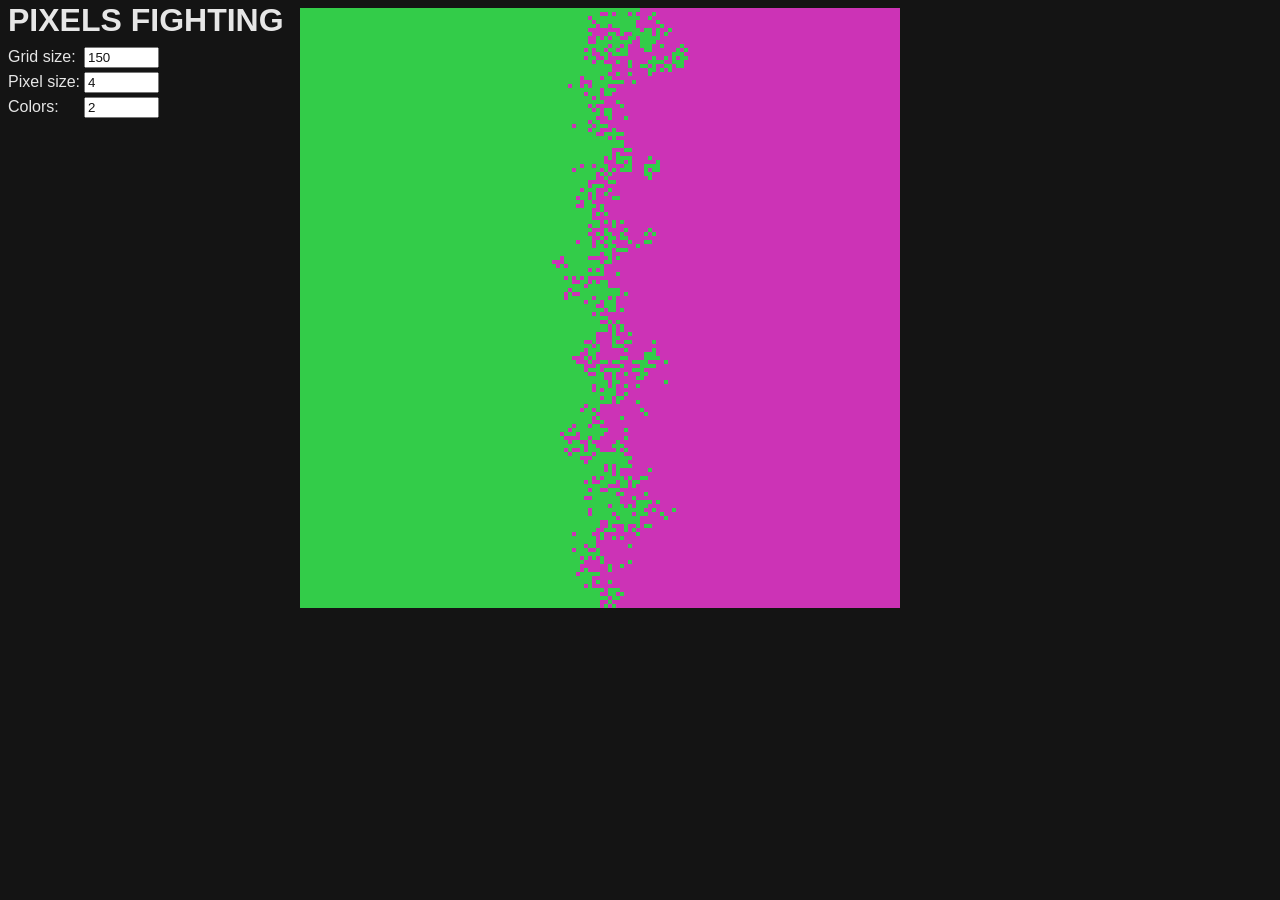
<file: index.html>
<!DOCTYPE html>
<html lang="en">

<head>
    <meta charset="UTF-8">
    <meta name="viewport" content="width=device-width, initial-scale=1.0">
    <title>PIXELS FIGHTING</title>
    <link rel="stylesheet" href="index.css">
    <script src="index.js"></script>
</head>

<body onload="init()" class="vsc-initialized">
    <div class="controls-container">
        <div class="title-container">
            <span class="title-text">PIXELS FIGHTING</span>
        </div>
        <div class="controls-grid">
            <label for="size-input">Grid size:</label>
            <input type="number" id="size-input" value="150" min="1" step="1" onchange="init()">

            <label for="step-input">Pixel size:</label>
            <input type="number" id="step-input" value="4" min="1" step="1" onchange="init()">

            <label for="colorCount-input">Colors:</label>
            <input type="number" id="colorCount-input" value="2" min="2" step="1" max="360" onchange="init()">
        </div>
    </div>
    <canvas id="canvas"></canvas>
</body>

</html>
</file>
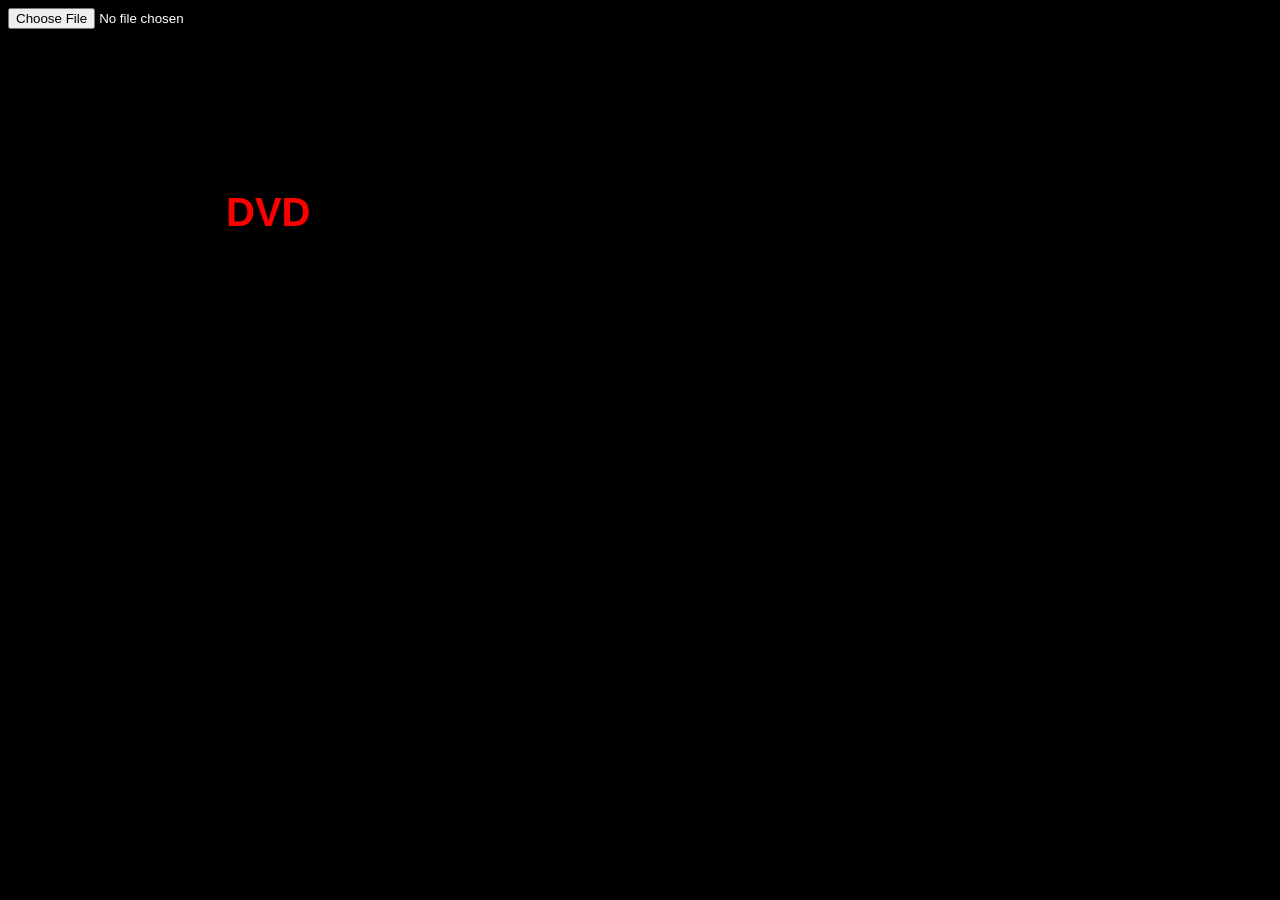
<file: dvd/index.html>
<!DOCTYPE html>
<html lang="en">

<head>
    <meta charset="UTF-8">
    <meta name="viewport" content="width=device-width, initial-scale=1.0">
    <title>DVD Screensaver</title>
    <link rel="stylesheet" href="dvd.css">
    <script src="dvd.js"></script>
</head>

<body onload="init()">
    <input type="file" id="image-input" accept="image/*" onchange="loadImage(event)" style="color: white;">
    <canvas id="canvas"></canvas>
</body>

</html>
</file>
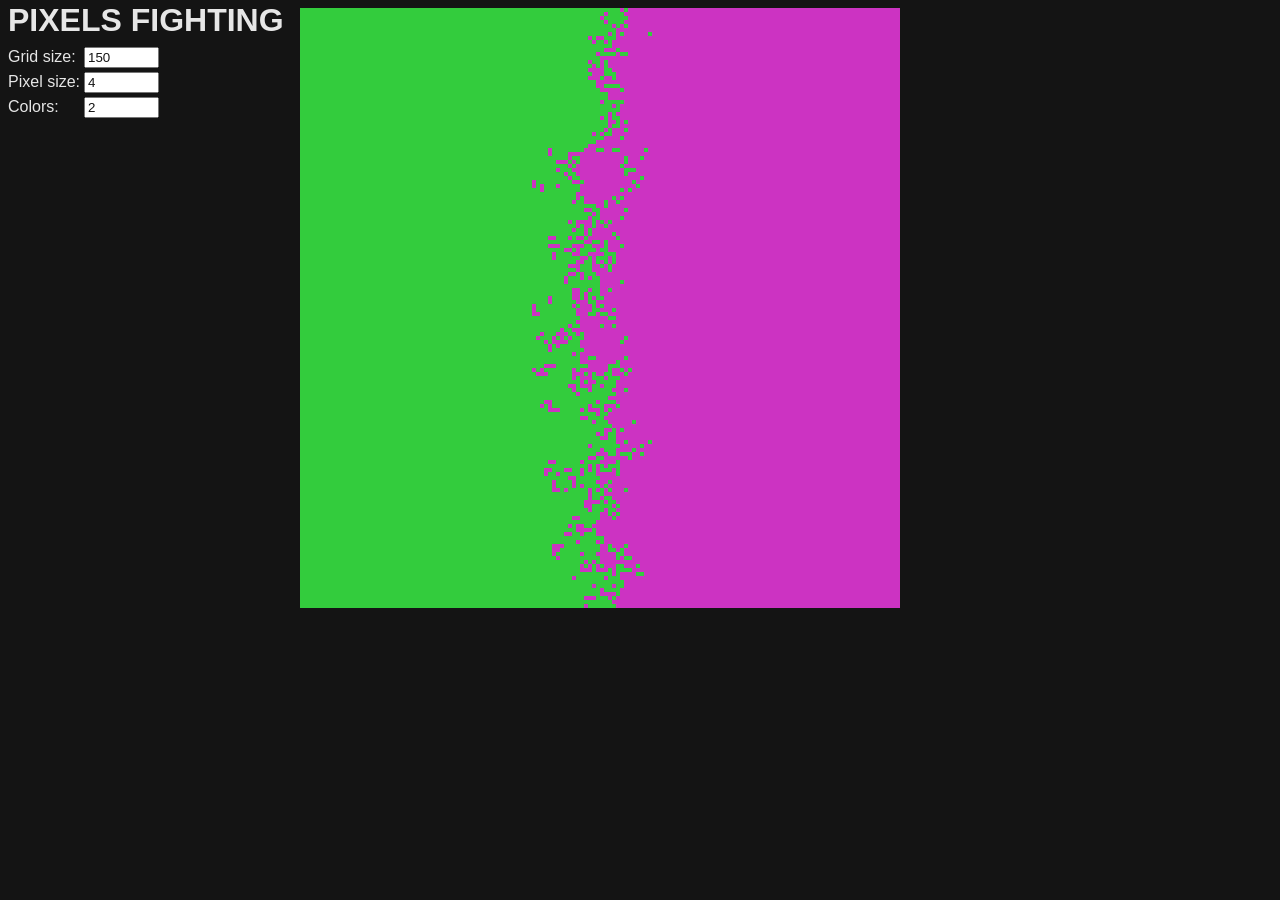
<file: test/index.html>
<!DOCTYPE html>
<html lang="en">

<head>
    <meta charset="UTF-8">
    <meta name="viewport" content="width=device-width, initial-scale=1.0">
    <title>PIXELS FIGHTING</title>
    <link rel="stylesheet" href="homeStyles.css">
    <script src="homeScript.js"></script>
</head>

<body onload="init()" class="vsc-initialized">
    <div class="controls-container">
        <div class="title-container">
            <span class="title-text">PIXELS FIGHTING</span>
        </div>
        <div class="controls-grid">
            <label for="size-input">Grid size:</label>
            <input type="number" id="size-input" value="150" min="1" step="1" onchange="init()">

            <label for="step-input">Pixel size:</label>
            <input type="number" id="step-input" value="4" min="1" step="1" onchange="init()">

            <label for="colorCount-input">Colors:</label>
            <input type="number" id="colorCount-input" value="2" min="2" step="1" max="360" onchange="init()">
        </div>
    </div>
    <canvas id="canvas"></canvas>
</body>

</html>
</file>
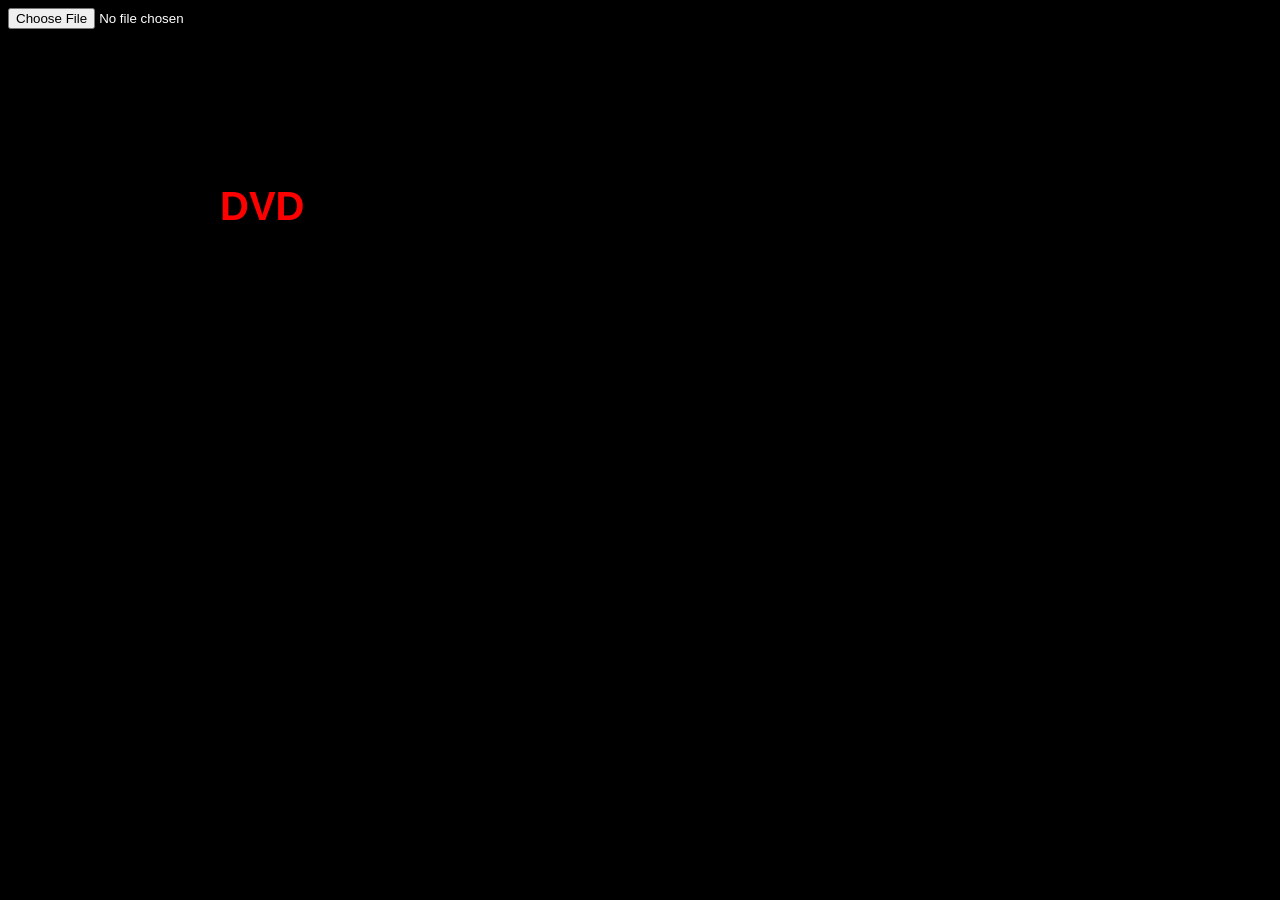
<file: test/dvd/index.html>
<!DOCTYPE html>
<html lang="en">

<head>
    <meta charset="UTF-8">
    <meta name="viewport" content="width=device-width, initial-scale=1.0">
    <title>DVD Screensaver</title>
    <link rel="stylesheet" href="dvdStyles.css">
    <script src="dvdScript.js"></script>
</head>

<body onload="init()">
    <input type="file" id="image-input" accept="image/*" onchange="loadImage(event)" style="color: white;">
    <canvas id="canvas"></canvas>
</body>

</html>
</file>
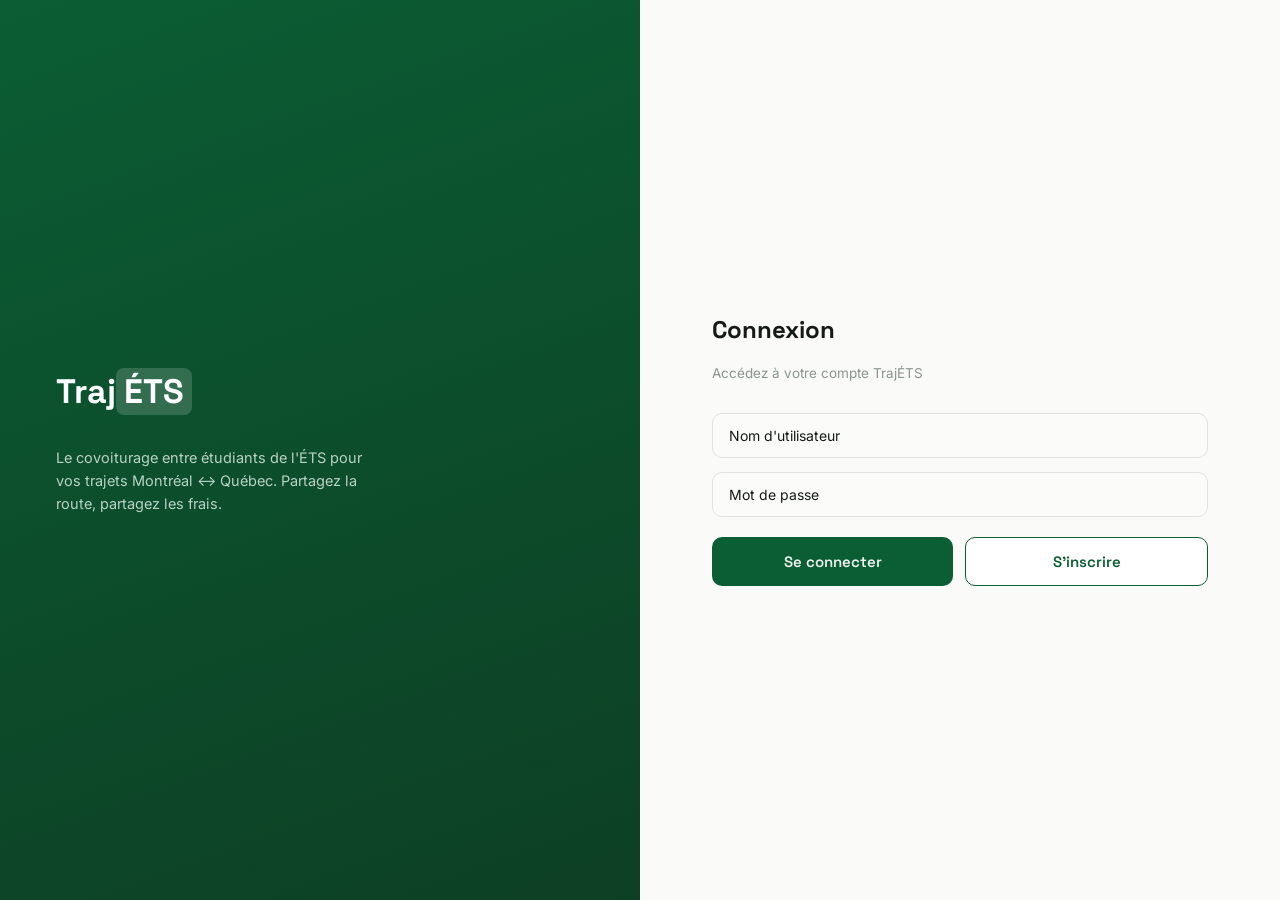
<file: trajets_prototype_web.html>
<!DOCTYPE html>
<html lang="fr">
<head>
<meta charset="UTF-8">
<meta name="viewport" content="width=device-width, initial-scale=1.0">
<title>TrajÉTS — Prototype</title>
<link rel="preconnect" href="https://fonts.googleapis.com">
<link href="https://fonts.googleapis.com/css2?family=Space+Grotesk:wght@500;600;700&family=Inter:wght@400;500;600;700&display=swap" rel="stylesheet">
<style>
  :root{
    --green-deep:#0b5d34;
    --green:#12793f;
    --green-soft:#dcefdf;
    --web-side-width:360px;
    --ink:#161a17;
    --ink-soft:#4d564e;
    --muted:#8b948b;
    --paper:#ffffff;
    --map-bg:#eceee9;
    --map-line:#cfd3c9;
    --map-line-strong:#b7bcb0;
    --danger:#c1382b;
    --star:#1a1d1a;
    --radius-lg:26px;
    --radius-md:16px;
    --radius-sm:10px;
    --shadow-card: 0 12px 30px -12px rgba(11,30,18,0.28), 0 2px 6px rgba(11,30,18,0.10);
  }
  *{box-sizing:border-box;}
  html,body{margin:0;padding:0;}
  body{
    font-family:'Inter',sans-serif;
    background: radial-gradient(circle at 20% 10%, #f3f5f1 0%, #e3e6df 60%, #d7dbd2 100%);
    min-height:100vh;
    color:var(--ink);
    padding-bottom:0;
  }

  /* ================= TOP TOOLBAR ================= */
  .toolbar{
    display:none;
  }
  .toolbar-title{
    font-family:'Space Grotesk',sans-serif;
    font-weight:700; font-size:16px;
    display:flex; align-items:center; gap:8px;
  }
  .toolbar-title .dot{width:8px;height:8px;border-radius:50%; background:var(--green-deep);}
  .view-switch{
    display:none;
  }
  .view-switch button{
    border:none; background:none; cursor:pointer;
    font-family:'Space Grotesk',sans-serif; font-weight:600; font-size:13.5px;
    padding:9px 20px; border-radius:999px; color:var(--ink-soft);
    display:flex; align-items:center; gap:7px;
    transition:background .15s ease, color .15s ease;
  }
  .view-switch button svg{width:15px;height:15px; stroke:currentColor; fill:none; stroke-width:2;}
  .view-switch button.active{background:var(--green-deep); color:#eef4ef;}

  .stage{
    display:flex; justify-content:center; padding:0;
    min-height:calc(100vh - 65px);
  }

  /* ================= MOBILE VIEW ================= */
  #view-mobile{display:none !important;}
  .phone,
  .notch,
  .screen{ display:none !important; }

  /* fake map background */
  .map-layer{ position:absolute; inset:0; background:var(--map-bg); overflow:hidden; }
  .map-layer svg{ position:absolute; inset:0; width:100%; height:100%; }
  .map-tag{ position:absolute; font-family:'Inter',sans-serif; font-size:11px; color:#8d938a; }
  .map-tag.strong{ font-weight:700; font-size:15px; color:#767c72; font-family:'Space Grotesk',sans-serif; }

  .bottom-nav{
    position:absolute; left:16px; right:16px; bottom:22px; height:58px;
    background:var(--green-deep); border-radius:29px;
    display:flex; align-items:center; justify-content:space-around;
    box-shadow:0 14px 26px -10px rgba(11,93,52,0.55); z-index:20;
  }
  .bottom-nav button{ background:none;border:none;cursor:pointer; width:44px;height:44px;
    display:flex;align-items:center;justify-content:center; border-radius:50%; transition:background .15s ease; }
  .bottom-nav button:hover{background:rgba(255,255,255,0.12);}
  .bottom-nav svg{width:22px;height:22px;stroke:#eef4ef;fill:none;stroke-width:1.8;}

  .btn{ display:flex; align-items:center; justify-content:center; font-family:'Space Grotesk',sans-serif;
    font-weight:600; font-size:15px; border:none; border-radius:var(--radius-sm); cursor:pointer;
    padding:14px 18px; transition:transform .12s ease, filter .12s ease; }
  .btn:active{transform:scale(0.98);}
  .btn-primary{background:var(--green-deep); color:#eef4ef;}
  .btn-primary:hover{filter:brightness(1.08);}
  .btn-outline{background:var(--paper); color:var(--green-deep); border:1.5px solid var(--green-deep);}

  .login-wrap{ flex:1; padding:56px 28px 34px; display:flex; flex-direction:column; }
  .logo{ font-family:'Space Grotesk',sans-serif; font-size:30px; font-weight:700; margin-bottom:38px; }
  .logo span{ background:var(--green-soft); color:var(--green-deep); padding:2px 8px; border-radius:8px; }
  .login-title{ font-family:'Space Grotesk',sans-serif; font-size:22px; font-weight:600; margin:0 0 22px 0; }
  .field{ border:1.5px solid #e1e4dd; border-radius:var(--radius-sm); padding:14px 16px; font-size:14.5px;
    color:var(--ink-soft); margin-bottom:14px; background:#fbfcfa; }
  .field.select{ display:flex; align-items:center; justify-content:space-between; cursor:pointer; color:var(--ink); }
  .field.select svg{width:14px;height:14px;stroke:var(--muted); fill:none; stroke-width:2;}
  .login-actions{ margin-top:auto; display:flex; flex-direction:column; gap:10px; }

  .eval-card{ position:absolute; top:92px; left:18px; right:18px; background:var(--paper);
    border-radius:var(--radius-lg); box-shadow:var(--shadow-card); padding:22px 20px; z-index:15; }
  .eval-card-close{ position:absolute; top:14px; right:16px; width:30px;height:30px; background:var(--danger);
    border:none; border-radius:8px; cursor:pointer; display:flex; align-items:center; justify-content:center; }
  .eval-card-close svg{width:15px;height:15px;stroke:#fff; stroke-width:2.6;}
  .eval-title{ font-family:'Space Grotesk',sans-serif; font-size:20px; font-weight:600; margin:0 0 18px 0; }
  .eval-sub{ text-align:center; margin-bottom:16px; }
  .eval-sub .route{ font-family:'Space Grotesk',sans-serif; font-weight:600; font-size:16px; }
  .eval-sub .date{ color:var(--muted); font-size:12.5px; margin-top:2px; }
  .eval-table{ border:1px solid #e7e9e3; border-radius:var(--radius-sm); overflow:hidden; }
  .eval-row{ display:flex; align-items:center; gap:12px; padding:12px; border-bottom:1px solid #eef0ea; }
  .eval-row:last-child{ border-bottom:none; }
  .eval-icon{ width:34px;height:34px; border-radius:50%; background:var(--green-soft);
    display:flex; align-items:center; justify-content:center; flex-shrink:0; }
  .eval-icon svg{width:18px;height:18px; stroke:var(--green-deep); fill:none; stroke-width:1.7;}
  .eval-name{ flex:1; font-size:13.5px; font-weight:600; min-width:0; }
  .eval-name.anon{ height:9px; width:64%; border-radius:5px;
    background:repeating-linear-gradient(100deg, #d7dbd0 0 8px, transparent 8px 10px); }
  .stars{display:flex; gap:2px; flex-shrink:0;}
  .stars svg{width:13px;height:13px;}
  .star-fill{fill:var(--star); stroke:var(--star); stroke-width:1;}
  .star-empty{fill:none; stroke:var(--star); stroke-width:1.3;}
  .check-ok{width:16px;height:16px; stroke:var(--green-deep); stroke-width:2.4; fill:none; flex-shrink:0;}

  .search-card{ position:absolute; top:88px; left:18px; right:18px; background:var(--paper);
    border-radius:var(--radius-lg); box-shadow:var(--shadow-card); padding:18px 18px 20px; z-index:15; }
  .mode-toggle{ display:flex; background:#f0f2ec; border-radius:var(--radius-sm); padding:4px; margin-bottom:16px; gap:4px; }
  .mode-toggle button{ flex:1; border:none; background:none; cursor:pointer; display:flex; align-items:center;
    justify-content:center; padding:10px 0; border-radius:8px; transition:background .15s ease, color .15s ease; color:var(--ink-soft); }
  .mode-toggle button svg{width:19px;height:19px; stroke:currentColor; fill:none; stroke-width:1.8;}
  .mode-toggle button.selected{background:var(--green-deep); color:#eef4ef;}

  .list-header{ padding:56px 22px 6px; }
  .list-title{font-family:'Space Grotesk',sans-serif; font-weight:600; font-size:19px;}
  .list-sub{color:var(--muted); font-size:12.5px; margin-top:2px;}
  .list-body{ flex:1; overflow-y:auto; padding:14px 18px 100px; display:flex; flex-direction:column; gap:10px; }
  .ride-row{ display:flex; align-items:center; gap:12px; border:1px solid #e9ebe4; border-radius:var(--radius-md);
    padding:12px 14px; background:#fff; }
  .ride-icon{ width:38px;height:38px; border-radius:50%; background:var(--green-soft); display:flex;
    align-items:center; justify-content:center; flex-shrink:0; }
  .ride-icon svg{width:19px;height:19px; stroke:var(--green-deep); fill:none; stroke-width:1.7;}
  .ride-name{ flex:1; height:10px; border-radius:5px;
    background:repeating-linear-gradient(100deg, #dde1d6 0 10px, transparent 10px 13px); }
  .ride-price{ font-family:'Space Grotesk',sans-serif; font-weight:700; font-size:15px; color:var(--green-deep); flex-shrink:0; }

  .form-header{padding:56px 22px 10px;}
  .form-body{padding:0 22px 100px; display:flex; flex-direction:column; gap:22px; overflow-y:auto; flex:1;}
  .form-group label{ display:block; font-family:'Space Grotesk',sans-serif; font-weight:600; font-size:13.5px;
    margin-bottom:9px; color:var(--ink); }
  .price-field{ display:flex; align-items:center; gap:8px; border:1.5px solid #e1e4dd; border-radius:var(--radius-sm);
    padding:12px 16px; width:130px; }
  .price-field span{font-family:'Space Grotesk',sans-serif; font-weight:700; color:var(--green-deep);}
  .price-field input{border:none; outline:none; width:100%; font-size:14px; background:none;}
  .pill-group{display:flex; gap:8px;}
  .pill{ width:42px; height:42px; border-radius:50%; border:1.5px solid #e1e4dd; background:#fff; display:flex;
    align-items:center; justify-content:center; font-weight:600; font-size:14px; cursor:pointer; transition:all .12s ease; }
  .pill.selected{background:var(--green-deep); border-color:var(--green-deep); color:#eef4ef;}
  .toggle-group{display:flex; gap:8px;}
  .toggle-btn{ width:52px; height:42px; border-radius:var(--radius-sm); border:1.5px solid #e1e4dd; background:#fff;
    display:flex; align-items:center; justify-content:center; cursor:pointer; }
  .toggle-btn svg{width:16px;height:16px; stroke-width:2.4;}
  .toggle-btn.yes.selected{background:var(--green-soft); border-color:var(--green-deep);}
  .toggle-btn.yes.selected svg{stroke:var(--green-deep);}
  .toggle-btn.no.selected{background:#fbeceb; border-color:var(--danger);}
  .toggle-btn.no.selected svg{stroke:var(--danger);}
  .toggle-btn:not(.selected) svg{stroke:#b7bcb0;}
  .form-save{position:absolute; left:22px; right:22px; bottom:96px;}

  .upc-row{ display:flex; align-items:center; gap:12px; border:1px solid #e9ebe4; border-radius:var(--radius-md);
    padding:12px 14px; background:#fff; }
  .upc-icon{width:38px;height:38px;border-radius:50%;background:var(--green-soft); display:flex;align-items:center;justify-content:center; flex-shrink:0;}
  .upc-icon svg{width:18px;height:18px;stroke:var(--green-deep); fill:none; stroke-width:1.7;}
  .upc-mid{flex:1; min-width:0;}
  .upc-route{font-family:'Space Grotesk',sans-serif; font-weight:600; font-size:14px;}
  .upc-date{color:var(--muted); font-size:11.5px; margin-top:2px;}
  .upc-price{font-family:'Space Grotesk',sans-serif; font-weight:700; color:var(--green-deep); font-size:14px;}

  .profile-top{padding:52px 22px 20px; display:flex; flex-direction:column; align-items:center;}
  .back-arrow{ position:absolute; top:24px; left:20px; width:34px;height:34px; border-radius:50%; display:flex;
    align-items:center;justify-content:center; background:#f0f2ec; border:none; cursor:pointer; }
  .back-arrow svg{width:16px;height:16px; stroke:var(--ink); stroke-width:2.2;}
  .avatar-wrap{position:relative; margin-bottom:6px;}
  .avatar{ width:96px;height:96px; border-radius:50%; background:var(--green-soft); display:flex;
    align-items:center; justify-content:center; }
  .avatar svg{width:52px;height:52px; stroke:var(--green-deep); fill:none; stroke-width:1.5;}
  .avatar-edit{ position:absolute; right:0; bottom:2px; width:28px;height:28px; border-radius:50%;
    background:var(--green-deep); border:3px solid #fff; display:flex; align-items:center; justify-content:center; }
  .avatar-edit svg{width:13px;height:13px; stroke:#fff; fill:none; stroke-width:2;}
  .profile-name{font-family:'Space Grotesk',sans-serif; font-weight:600; font-size:17px; margin-top:10px;}
  .profile-list{padding:6px 22px; display:flex; flex-direction:column; gap:10px;}
  .profile-item{ display:flex; align-items:center; gap:14px; border:1px solid #e9ebe4; border-radius:var(--radius-md);
    padding:14px 16px; background:#fff; }
  .profile-item svg{width:19px;height:19px; stroke:var(--ink-soft); fill:none; stroke-width:1.7;}
  .profile-item span{font-size:14px; font-weight:500;}
  .logout-btn{ position:absolute; left:22px; right:22px; bottom:96px; background:var(--danger); color:#fdf0ee; }
  .logout-btn svg{width:17px;height:17px; stroke:#fdf0ee; stroke-width:2.2; margin-right:8px;}
  .scroll-area{overflow-y:auto;}

  /* ================= WEB VIEW ================= */
  #view-web{ display:flex; flex-direction:column; align-items:stretch; width:100%; min-height:100%; }
  .browser-frame{
    width:100%; height:100vh;
    background:#fff; border-radius:0; overflow:hidden;
    box-shadow:none;
    display:flex; flex-direction:column;
    border:none;
  }
  .browser-topbar{
    display:none;
  }
  .dots{display:flex; gap:6px;}
  .dots span{width:10px;height:10px;border-radius:50%;}
  .dots span:nth-child(1){background:#e5695c;}
  .dots span:nth-child(2){background:#e3b94f;}
  .dots span:nth-child(3){background:#63b76c;}
  .browser-url{
    flex:1; background:#fff; border:1px solid #dde1d6; border-radius:8px;
    font-size:12.5px; color:var(--ink-soft); padding:6px 12px;
    font-family:'Inter'; display:flex; align-items:center; gap:8px;
  }
  .browser-url svg{width:12px;height:12px; stroke:var(--muted); fill:none; stroke-width:2;}

  .site-nav{
    display:none;
  }
  .site-logo{font-family:'Space Grotesk',sans-serif; font-weight:700; font-size:18px;}
  .site-logo span{background:var(--green-soft); color:var(--green-deep); padding:2px 8px; border-radius:8px;}
  .site-links{display:flex; gap:6px;}
  .site-links button{
    border:none; background:none; cursor:pointer; font-family:'Space Grotesk',sans-serif; font-weight:600;
    font-size:13.5px; padding:9px 16px; border-radius:8px; color:var(--ink-soft);
  }
  .site-links button.selected{background:var(--green-soft); color:var(--green-deep);}
  .site-right{display:flex; align-items:center; gap:10px;}
  .site-avatar-btn{
    width:36px;height:36px; border-radius:50%; background:var(--green-soft); border:none; cursor:pointer;
    display:flex; align-items:center; justify-content:center;
  }
  .site-avatar-btn svg{width:18px;height:18px; stroke:var(--green-deep); fill:none; stroke-width:1.7;}

  .web-body{ flex:1; overflow-y:auto; background:#fafbf8; min-height:0; }
  .web-body{ position:relative; }
  .web-screen{ display:none; min-height:100%; }
  .web-screen.active{ display:block; }

  .web-hotbar{
    position:fixed;
    left:50%;
    bottom:24px;
    transform:translateX(-50%);
    width:min(720px, calc(100% - 48px));
    z-index:20;
    background:var(--green-deep);
    border-radius:999px;
    display:none;
    align-items:center;
    justify-content:space-between;
    gap:8px;
    padding:10px;
    box-shadow:0 14px 26px -10px rgba(11,93,52,0.55);
  }
  .web-hotbar.active{ display:flex; }
  .web-hotbar button{
    flex:1;
    border:none;
    background:none;
    cursor:pointer;
    height:46px;
    border-radius:999px;
    display:flex;
    align-items:center;
    justify-content:center;
    gap:8px;
    color:#eef4ef;
    font-family:'Space Grotesk',sans-serif;
    font-weight:600;
    font-size:13.5px;
    padding:0 16px;
  }
  .web-hotbar button svg{width:18px;height:18px; stroke:currentColor; fill:none; stroke-width:1.9;}
  .web-hotbar button.selected{background:rgba(255,255,255,0.12);}

  /* web login */
  .web-login-grid{ display:grid; grid-template-columns:1fr 1fr; min-height:636px; }
  .web-login-side{
    background:linear-gradient(160deg, var(--green-deep), #0d3f24);
    color:#eef4ef; display:flex; flex-direction:column; justify-content:center; padding:56px;
    min-height:100vh;
  }
  .web-login-side .logo{font-size:34px; margin-bottom:18px; color:#fff;}
  .web-login-side .logo span{background:rgba(255,255,255,0.16); color:#fff;}
  .web-login-side p{font-size:14.5px; line-height:1.6; color:#d8eadf; opacity:.85; max-width:320px;}
  .web-login-form{ display:flex; flex-direction:column; justify-content:center; padding:56px 72px; gap:14px; min-height:100vh; }
  .web-login-form h1{font-family:'Space Grotesk',sans-serif; font-size:24px; margin:0 0 6px 0;}
  .web-login-form .muted-line{color:var(--muted); font-size:13.5px; margin-bottom:18px;}
  .web-field{ border:1.5px solid #e1e4dd; border-radius:var(--radius-sm); padding:13px 16px; font-size:14px; background:#fbfcfa; }
  .web-actions{display:flex; gap:12px; margin-top:6px;}
  .web-actions .btn{flex:1;}

  /* generic web page padding wrapper */
  .web-page{ max-width:960px; margin:0 auto; padding:36px 40px 60px; }
  .web-heading{font-family:'Space Grotesk',sans-serif; font-weight:600; font-size:22px; margin:0 0 4px;}
  .web-subheading{color:var(--muted); font-size:13.5px; margin:0 0 26px;}

  /* web evaluation */
  .web-eval-grid{ display:grid; grid-template-columns:1.1fr 1.4fr; gap:28px; align-items:start; }
  .web-map-card{
    border-radius:var(--radius-md); overflow:hidden; border:1px solid #e7e9e3; height:340px; position:relative;
  }
  .web-eval-table{border:1px solid #e7e9e3; border-radius:var(--radius-md); overflow:hidden; background:#fff;}

  /* web search */
  .web-search-grid{ display:grid; grid-template-columns:var(--web-side-width) 1fr; gap:0; min-height:100vh; }
  .web-search-panel{ padding:36px 32px; border-right:1px solid #eceee6; }
  .web-search-panel h2{font-family:'Space Grotesk',sans-serif; font-size:18px; margin:0 0 18px;}
  .web-map-pane{ position:relative; min-height:100vh; }

  /* web results */
  .web-results-layout{ display:grid; grid-template-columns:var(--web-side-width) 1fr; min-height:100vh; }
  .web-results-panel{ padding:36px 32px; border-right:1px solid #eceee6; overflow-y:auto; }
  .web-results-panel .web-heading{ margin-bottom:6px; }
  .web-results-panel .web-subheading{ margin-bottom:18px; }
  .web-results-grid{ display:grid; grid-template-columns:1fr; gap:14px; }
  .web-ride-card{ display:flex; align-items:center; gap:14px; border:1px solid #e9ebe4; border-radius:var(--radius-md);
    padding:16px; background:#fff; }
  .web-ride-card button{ margin-left:auto; }
  .web-results-map{ position:relative; min-height:100vh; }

  /* web create form */
  .web-form-grid{ display:grid; grid-template-columns:200px 1fr; gap:22px 24px; align-items:center; max-width:560px; }
  .web-form-grid label{font-family:'Space Grotesk',sans-serif; font-weight:600; font-size:14px;}

  /* web upcoming table */
  .web-table{ width:100%; border-collapse:collapse; background:#fff; border:1px solid #e9ebe4; border-radius:var(--radius-md); overflow:hidden; }
  .web-table th{ text-align:left; font-family:'Space Grotesk',sans-serif; font-size:12.5px; text-transform:uppercase;
    letter-spacing:.05em; color:var(--muted); padding:14px 18px; border-bottom:1px solid #eceee6; background:#f8f9f5;}
  .web-table td{ padding:14px 18px; border-bottom:1px solid #f0f1eb; font-size:14px; }
  .web-table tr:last-child td{border-bottom:none;}
  .web-trips-layout{ display:grid; grid-template-columns:var(--web-side-width) 1fr; min-height:100vh; }
  .web-trips-panel{ padding:36px 32px; border-right:1px solid #eceee6; overflow-y:auto; }
  .web-trips-panel .web-heading{ margin-bottom:6px; }
  .web-trips-panel .web-subheading{ margin-bottom:18px; }
  .web-trips-map{ position:relative; min-height:100vh; }
  .web-trip-cards{ display:flex; flex-direction:column; gap:12px; }
  .web-trip-card{ display:flex; align-items:center; gap:14px; border:1px solid #e9ebe4; border-radius:var(--radius-md);
    padding:16px; background:#fff; }
  .web-trip-mid{ flex:1; min-width:0; }
  .web-trip-kind{ font-family:'Space Grotesk',sans-serif; font-weight:600; font-size:13.5px; }
  .web-trip-meta{ color:var(--muted); font-size:12.5px; margin-top:2px; }
  .web-trip-price{ font-family:'Space Grotesk',sans-serif; font-weight:700; color:var(--green-deep); font-size:14px; }

  /* web profile */
  .web-profile-grid{ display:grid; grid-template-columns:var(--web-side-width) 1fr; gap:32px; }
  .web-profile-side{ border:1px solid #e9ebe4; border-radius:var(--radius-md); padding:24px 18px; background:#fff;
    display:flex; flex-direction:column; align-items:center; }
  .web-profile-side .profile-name{margin-top:12px;}
  .web-profile-menu{ margin-top:24px; width:100%; display:flex; flex-direction:column; gap:6px; }
  .web-profile-menu button{ display:flex; align-items:center; gap:10px; border:none; background:none; text-align:left;
    padding:10px 12px; border-radius:8px; cursor:pointer; font-size:13.5px; font-weight:500; color:var(--ink-soft); width:100%; }
  .web-profile-menu button.selected{background:var(--green-soft); color:var(--green-deep);}
  .web-profile-menu button svg{width:16px;height:16px; stroke:currentColor; fill:none; stroke-width:1.8;}
  .web-profile-content{ border:1px solid #e9ebe4; border-radius:var(--radius-md); padding:28px; background:#fff; }
  .web-profile-content h3{font-family:'Space Grotesk',sans-serif; margin-top:0;}
  .web-info-row{ display:flex; justify-content:space-between; padding:12px 0; border-bottom:1px solid #f0f1eb; font-size:14px; }
  .web-info-row:last-child{border-bottom:none;}
  .web-info-row span:first-child{color:var(--muted);}

  footer.credit{ display:none; }
</style>
</head>
<body>

<div class="toolbar">
  <div class="toolbar-title"><span class="dot"></span> TrajÉTS — Prototype</div>
  <div class="view-switch">
    <button id="btn-mobile" onclick="setView('mobile')">
      <svg viewBox="0 0 24 24"><rect x="6" y="2" width="12" height="20" rx="2"/><line x1="10" y1="19" x2="14" y2="19"/></svg>
      Mobile
    </button>
    <button id="btn-web" onclick="setView('web')">
      <svg viewBox="0 0 24 24"><rect x="2" y="4" width="20" height="14" rx="2"/><line x1="8" y1="21" x2="16" y2="21"/><line x1="12" y1="18" x2="12" y2="21"/></svg>
      Web
    </button>
  </div>
</div>

<div class="stage">

  <!-- ======================= MOBILE VIEW ======================= -->
  <div id="view-mobile">
    <div class="phone">
      <div class="notch"></div>

      <!-- LOGIN -->
      <div class="screen active" data-screen="login">
        <div class="login-wrap">
          <div class="logo">Traj<span>ÉTS</span></div>
          <h1 class="login-title">Connexion</h1>
          <div class="field">Nom d'utilisateur</div>
          <div class="field">Mot de passe</div>
          <div class="login-actions">
            <button class="btn btn-primary" onclick="go('search')">Se connecter</button>
            <button class="btn btn-outline" onclick="go('review')">S'inscrire</button>
          </div>
        </div>
      </div>

      <!-- REVIEW -->
      <div class="screen" data-screen="review">
        <div class="map-layer" id="map-review-m"></div>
        <div class="eval-card">
          <button class="eval-card-close" onclick="go('search')">
            <svg viewBox="0 0 24 24"><line x1="5" y1="5" x2="19" y2="19"/><line x1="19" y1="5" x2="5" y2="19"/></svg>
          </button>
          <h2 class="eval-title">Évaluation</h2>
          <div class="eval-sub"><div class="route">MTL → Qc</div><div class="date">20 octobre</div></div>
          <div class="eval-table" id="eval-table-m"></div>
          <button class="btn btn-primary" style="width:100%; margin-top:18px;" onclick="go('search')">Enregistrer</button>
        </div>
        <div class="bottom-nav">
          <button onclick="go('search')"><svg viewBox="0 0 24 24"><path d="M4 11 12 4l8 7"/><path d="M6 10v9a1 1 0 0 0 1 1h4v-6h2v6h4a1 1 0 0 0 1-1v-9"/></svg></button>
          <button onclick="go('upcoming')"><svg viewBox="0 0 24 24"><line x1="4" y1="7" x2="20" y2="7"/><line x1="4" y1="12" x2="20" y2="12"/><line x1="4" y1="17" x2="20" y2="17"/></svg></button>
          <button onclick="go('profile')"><svg viewBox="0 0 24 24"><circle cx="12" cy="8" r="3.4"/><path d="M5 20c0-4 3.2-7 7-7s7 3 7 7"/></svg></button>
        </div>
      </div>

      <!-- SEARCH -->
      <div class="screen" data-screen="search">
        <div class="map-layer" id="map-search-m"></div>
        <div class="search-card">
          <div class="mode-toggle">
            <button class="selected" data-mode="passenger" onclick="setMode('passenger')">
              <svg viewBox="0 0 24 24"><circle cx="12" cy="7" r="3.2"/><path d="M5 21c0-4 3.1-7 7-7s7 3 7 7"/></svg>
            </button>
            <button data-mode="driver" onclick="setMode('driver')">
              <svg viewBox="0 0 24 24"><circle cx="12" cy="12" r="9"/><circle cx="12" cy="12" r="2.4"/><line x1="12" y1="3" x2="12" y2="7"/><line x1="12" y1="17" x2="12" y2="21"/><line x1="3" y1="12" x2="7" y2="12"/><line x1="17" y1="12" x2="21" y2="12"/></svg>
            </button>
          </div>
          <div class="field select">Départ <svg viewBox="0 0 24 24"><polyline points="6 9 12 15 18 9"/></svg></div>
          <div class="field select">Arrivée <svg viewBox="0 0 24 24"><polyline points="6 9 12 15 18 9"/></svg></div>
          <div class="field select">Date <svg viewBox="0 0 24 24"><polyline points="6 9 12 15 18 9"/></svg></div>
          <button class="btn btn-primary" style="width:100%" onclick="goSearch()">Go !</button>
        </div>
        <div class="bottom-nav">
          <button onclick="go('search')"><svg viewBox="0 0 24 24"><path d="M4 11 12 4l8 7"/><path d="M6 10v9a1 1 0 0 0 1 1h4v-6h2v6h4a1 1 0 0 0 1-1v-9"/></svg></button>
          <button onclick="go('upcoming')"><svg viewBox="0 0 24 24"><line x1="4" y1="7" x2="20" y2="7"/><line x1="4" y1="12" x2="20" y2="12"/><line x1="4" y1="17" x2="20" y2="17"/></svg></button>
          <button onclick="go('profile')"><svg viewBox="0 0 24 24"><circle cx="12" cy="8" r="3.4"/><path d="M5 20c0-4 3.2-7 7-7s7 3 7 7"/></svg></button>
        </div>
      </div>

      <!-- RESULTS -->
      <div class="screen" data-screen="results">
        <div class="list-header"><div class="list-title">MTL → Qc</div><div class="list-sub">20 octobre</div></div>
        <div class="list-body scroll-area" id="results-list-m"></div>
        <div class="bottom-nav">
          <button onclick="go('search')"><svg viewBox="0 0 24 24"><path d="M4 11 12 4l8 7"/><path d="M6 10v9a1 1 0 0 0 1 1h4v-6h2v6h4a1 1 0 0 0 1-1v-9"/></svg></button>
          <button onclick="go('upcoming')"><svg viewBox="0 0 24 24"><line x1="4" y1="7" x2="20" y2="7"/><line x1="4" y1="12" x2="20" y2="12"/><line x1="4" y1="17" x2="20" y2="17"/></svg></button>
          <button onclick="go('profile')"><svg viewBox="0 0 24 24"><circle cx="12" cy="8" r="3.4"/><path d="M5 20c0-4 3.2-7 7-7s7 3 7 7"/></svg></button>
        </div>
      </div>

      <!-- CREATE -->
      <div class="screen" data-screen="create">
        <div class="form-header"><div class="list-title">MTL → Qc</div><div class="list-sub">20 octobre</div></div>
        <div class="form-body scroll-area">
          <div class="form-group"><label>Prix</label>
            <div class="price-field"><span>$</span><input type="text" placeholder="0" disabled></div>
          </div>
          <div class="form-group"><label>Bagages</label>
            <div class="pill-group">
              <div class="pill" onclick="selectPill(this)">1</div>
              <div class="pill selected" onclick="selectPill(this)">2</div>
              <div class="pill" onclick="selectPill(this)">3</div>
            </div>
          </div>
          <div class="form-group"><label>Animaux</label>
            <div class="toggle-group">
              <div class="toggle-btn yes selected" onclick="selectToggle(this)"><svg viewBox="0 0 24 24"><polyline points="4 12 9 17 20 6"/></svg></div>
              <div class="toggle-btn no" onclick="selectToggle(this)"><svg viewBox="0 0 24 24"><line x1="5" y1="5" x2="19" y2="19"/><line x1="19" y1="5" x2="5" y2="19"/></svg></div>
            </div>
          </div>
          <div class="form-group"><label>Places</label>
            <div class="pill-group">
              <div class="pill" onclick="selectPill(this)">1</div>
              <div class="pill" onclick="selectPill(this)">2</div>
              <div class="pill selected" onclick="selectPill(this)">3</div>
              <div class="pill" onclick="selectPill(this)">4</div>
              <div class="pill" onclick="selectPill(this)">5</div>
            </div>
          </div>
        </div>
        <button class="btn btn-primary form-save" onclick="go('upcoming')">Enregistrer</button>
        <div class="bottom-nav">
          <button onclick="go('search')"><svg viewBox="0 0 24 24"><path d="M4 11 12 4l8 7"/><path d="M6 10v9a1 1 0 0 0 1 1h4v-6h2v6h4a1 1 0 0 0 1-1v-9"/></svg></button>
          <button onclick="go('upcoming')"><svg viewBox="0 0 24 24"><line x1="4" y1="7" x2="20" y2="7"/><line x1="4" y1="12" x2="20" y2="12"/><line x1="4" y1="17" x2="20" y2="17"/></svg></button>
          <button onclick="go('profile')"><svg viewBox="0 0 24 24"><circle cx="12" cy="8" r="3.4"/><path d="M5 20c0-4 3.2-7 7-7s7 3 7 7"/></svg></button>
        </div>
      </div>

      <!-- UPCOMING -->
      <div class="screen" data-screen="upcoming">
        <div class="list-header"><div class="list-title">À venir</div></div>
        <div class="list-body scroll-area">
          <div class="upc-row">
            <div class="upc-icon"><svg viewBox="0 0 24 24"><circle cx="12" cy="12" r="9"/><circle cx="12" cy="12" r="2.4"/><line x1="12" y1="3" x2="12" y2="7"/><line x1="12" y1="17" x2="12" y2="21"/><line x1="3" y1="12" x2="7" y2="12"/><line x1="17" y1="12" x2="21" y2="12"/></svg></div>
            <div class="upc-mid"><div class="upc-route">MTL → Qc</div><div class="upc-date">20 oct. · 14h</div></div>
            <div class="upc-price">$</div>
          </div>
          <div class="upc-row">
            <div class="upc-icon"><svg viewBox="0 0 24 24"><circle cx="9" cy="7" r="2.6"/><path d="M4 20c0-3 2.2-5.3 5-5.3s5 2.3 5 5.3"/></svg></div>
            <div class="upc-mid"><div class="upc-route">Qc → MTL</div><div class="upc-date">25 oct.</div></div>
            <div class="upc-price">$</div>
          </div>
        </div>
        <div class="bottom-nav">
          <button onclick="go('search')"><svg viewBox="0 0 24 24"><path d="M4 11 12 4l8 7"/><path d="M6 10v9a1 1 0 0 0 1 1h4v-6h2v6h4a1 1 0 0 0 1-1v-9"/></svg></button>
          <button onclick="go('upcoming')"><svg viewBox="0 0 24 24"><line x1="4" y1="7" x2="20" y2="7"/><line x1="4" y1="12" x2="20" y2="12"/><line x1="4" y1="17" x2="20" y2="17"/></svg></button>
          <button onclick="go('profile')"><svg viewBox="0 0 24 24"><circle cx="12" cy="8" r="3.4"/><path d="M5 20c0-4 3.2-7 7-7s7 3 7 7"/></svg></button>
        </div>
      </div>

      <!-- PROFILE -->
      <div class="screen" data-screen="profile">
        <button class="back-arrow" onclick="go('search')"><svg viewBox="0 0 24 24"><polyline points="15 18 9 12 15 6"/></svg></button>
        <div class="profile-top">
          <div class="avatar-wrap">
            <div class="avatar"><svg viewBox="0 0 24 24"><circle cx="12" cy="8" r="4"/><path d="M4 21c0-4.4 3.6-8 8-8s8 3.6 8 8"/></svg></div>
            <div class="avatar-edit"><svg viewBox="0 0 24 24"><path d="M12 20h9"/><path d="M16.5 3.5a2.1 2.1 0 0 1 3 3L7 19l-4 1 1-4Z"/></svg></div>
          </div>
          <div class="profile-name">Nom Utilisateur</div>
        </div>
        <div class="profile-list">
          <div class="profile-item"><svg viewBox="0 0 24 24"><circle cx="12" cy="12" r="3"/><path d="M19.4 15a1.7 1.7 0 0 0 .3 1.9l.1.1a2 2 0 1 1-2.8 2.8l-.1-.1a1.7 1.7 0 0 0-1.9-.3 1.7 1.7 0 0 0-1 1.5V21a2 2 0 1 1-4 0v-.1a1.7 1.7 0 0 0-1-1.6 1.7 1.7 0 0 0-1.9.3l-.1.1a2 2 0 1 1-2.8-2.8l.1-.1a1.7 1.7 0 0 0 .3-1.9 1.7 1.7 0 0 0-1.5-1H3a2 2 0 1 1 0-4h.1a1.7 1.7 0 0 0 1.6-1 1.7 1.7 0 0 0-.3-1.9l-.1-.1a2 2 0 1 1 2.8-2.8l.1.1a1.7 1.7 0 0 0 1.9.3H9a1.7 1.7 0 0 0 1-1.5V3a2 2 0 1 1 4 0v.1a1.7 1.7 0 0 0 1 1.5 1.7 1.7 0 0 0 1.9-.3l.1-.1a2 2 0 1 1 2.8 2.8l-.1.1a1.7 1.7 0 0 0-.3 1.9V9a1.7 1.7 0 0 0 1.5 1H21a2 2 0 1 1 0 4h-.1a1.7 1.7 0 0 0-1.5 1Z"/></svg><span>Paramètres</span></div>
          <div class="profile-item"><svg viewBox="0 0 24 24"><circle cx="12" cy="12" r="9"/></svg><span>Thème</span></div>
        </div>
        <button class="btn logout-btn" onclick="go('login')"><svg viewBox="0 0 24 24"><path d="M9 21H5a2 2 0 0 1-2-2V5a2 2 0 0 1 2-2h4"/><polyline points="16 17 21 12 16 7"/><line x1="21" y1="12" x2="9" y2="12"/></svg>Déconnexion</button>
      </div>

    </div>
  </div>

  <!-- ======================= WEB VIEW ======================= -->
  <div id="view-web">
    <div class="browser-frame">
      <div class="browser-topbar">
        <div class="dots"><span></span><span></span><span></span></div>
        <div class="browser-url">
          <svg viewBox="0 0 24 24"><rect x="4" y="10" width="16" height="10" rx="2"/><path d="M8 10V7a4 4 0 0 1 8 0v3"/></svg>
          <span id="url-text">trajets-ets.app/connexion</span>
        </div>
      </div>

      <div class="site-nav" id="site-nav" style="display:none;">
        <div class="site-logo">Traj<span>ÉTS</span></div>
        <div class="site-links">
          <button data-nav="search" onclick="go('search')">Rechercher</button>
          <button data-nav="upcoming" onclick="go('upcoming')">Mes trajets</button>
        </div>
        <div class="site-right">
          <button class="site-avatar-btn" onclick="go('profile')">
            <svg viewBox="0 0 24 24"><circle cx="12" cy="8" r="3.4"/><path d="M5 20c0-4 3.2-7 7-7s7 3 7 7"/></svg>
          </button>
        </div>
      </div>

      <div class="web-hotbar" id="web-hotbar">
        <button data-nav="search" onclick="go('search')">
          <svg viewBox="0 0 24 24"><path d="M4 11 12 4l8 7"/><path d="M6 10v9a1 1 0 0 0 1 1h4v-6h2v6h4a1 1 0 0 0 1-1v-9"/></svg>
          Recherche
        </button>
        <button data-nav="upcoming" onclick="go('upcoming')">
          <svg viewBox="0 0 24 24"><line x1="4" y1="7" x2="20" y2="7"/><line x1="4" y1="12" x2="20" y2="12"/><line x1="4" y1="17" x2="20" y2="17"/></svg>
          Mes trajets
        </button>
        <button data-nav="profile" onclick="go('profile')">
          <svg viewBox="0 0 24 24"><circle cx="12" cy="8" r="3.4"/><path d="M5 20c0-4 3.2-7 7-7s7 3 7 7"/></svg>
          Profil
        </button>
      </div>

      <div class="web-body">

        <!-- WEB LOGIN -->
        <div class="web-screen active" data-screen="login">
          <div class="web-login-grid">
            <div class="web-login-side">
              <div class="logo">Traj<span>ÉTS</span></div>
              <p>Le covoiturage entre étudiants de l'ÉTS pour vos trajets Montréal ↔ Québec. Partagez la route, partagez les frais.</p>
            </div>
            <div class="web-login-form">
              <h1>Connexion</h1>
              <div class="muted-line">Accédez à votre compte TrajÉTS</div>
              <div class="web-field">Nom d'utilisateur</div>
              <div class="web-field">Mot de passe</div>
              <div class="web-actions">
                <button class="btn btn-primary" onclick="go('search')">Se connecter</button>
                <button class="btn btn-outline" onclick="go('review')">S'inscrire</button>
              </div>
            </div>
          </div>
        </div>

        <!-- WEB REVIEW -->
        <div class="web-screen" data-screen="review">
          <div class="web-page">
            <h1 class="web-heading">Évaluation du trajet</h1>
            <div class="web-subheading">MTL → Qc · 20 octobre</div>
            <div class="web-eval-grid">
              <div class="web-map-card"><div class="map-layer" id="map-review-w"></div></div>
              <div>
                <div class="web-eval-table" id="eval-table-w"></div>
                <button class="btn btn-primary" style="margin-top:18px;" onclick="go('search')">Enregistrer</button>
              </div>
            </div>
          </div>
        </div>

        <!-- WEB SEARCH -->
        <div class="web-screen" data-screen="search">
          <div class="web-search-grid">
            <div class="web-search-panel">
              <h2>Trouver un trajet</h2>
              <div class="mode-toggle">
                <button class="selected" data-mode="passenger" onclick="setMode('passenger')">
                  <svg viewBox="0 0 24 24"><circle cx="12" cy="7" r="3.2"/><path d="M5 21c0-4 3.1-7 7-7s7 3 7 7"/></svg>
                </button>
                <button data-mode="driver" onclick="setMode('driver')">
                  <svg viewBox="0 0 24 24"><circle cx="12" cy="12" r="9"/><circle cx="12" cy="12" r="2.4"/><line x1="12" y1="3" x2="12" y2="7"/><line x1="12" y1="17" x2="12" y2="21"/><line x1="3" y1="12" x2="7" y2="12"/><line x1="17" y1="12" x2="21" y2="12"/></svg>
                </button>
              </div>
              <div class="field select">Départ <svg viewBox="0 0 24 24"><polyline points="6 9 12 15 18 9"/></svg></div>
              <div class="field select">Arrivée <svg viewBox="0 0 24 24"><polyline points="6 9 12 15 18 9"/></svg></div>
              <div class="field select">Date <svg viewBox="0 0 24 24"><polyline points="6 9 12 15 18 9"/></svg></div>
              <button class="btn btn-primary" style="width:100%" onclick="goSearch()">Go !</button>
            </div>
            <div class="web-map-pane"><div class="map-layer" id="map-search-w"></div></div>
          </div>
        </div>

        <!-- WEB RESULTS -->
        <div class="web-screen" data-screen="results">
          <div class="web-results-layout">
            <div class="web-results-panel">
              <h1 class="web-heading">Trajets disponibles</h1>
              <div class="web-subheading">MTL → Qc · 20 octobre</div>
              <div class="web-results-grid" id="results-list-w"></div>
            </div>
            <div class="web-results-map"><div class="map-layer" id="map-results-w"></div></div>
          </div>
        </div>

        <!-- WEB CREATE -->
        <div class="web-screen" data-screen="create">
          <div class="web-page">
            <h1 class="web-heading">Publier un trajet</h1>
            <div class="web-subheading">MTL → Qc · 20 octobre</div>
            <div class="web-form-grid">
              <label>Prix</label>
              <div class="price-field"><span>$</span><input type="text" placeholder="0" disabled></div>

              <label>Bagages</label>
              <div class="pill-group">
                <div class="pill" onclick="selectPill(this)">1</div>
                <div class="pill selected" onclick="selectPill(this)">2</div>
                <div class="pill" onclick="selectPill(this)">3</div>
              </div>

              <label>Animaux</label>
              <div class="toggle-group">
                <div class="toggle-btn yes selected" onclick="selectToggle(this)"><svg viewBox="0 0 24 24"><polyline points="4 12 9 17 20 6"/></svg></div>
                <div class="toggle-btn no" onclick="selectToggle(this)"><svg viewBox="0 0 24 24"><line x1="5" y1="5" x2="19" y2="19"/><line x1="19" y1="5" x2="5" y2="19"/></svg></div>
              </div>

              <label>Places</label>
              <div class="pill-group">
                <div class="pill" onclick="selectPill(this)">1</div>
                <div class="pill" onclick="selectPill(this)">2</div>
                <div class="pill selected" onclick="selectPill(this)">3</div>
                <div class="pill" onclick="selectPill(this)">4</div>
                <div class="pill" onclick="selectPill(this)">5</div>
              </div>
            </div>
            <button class="btn btn-primary" style="margin-top:28px;" onclick="go('upcoming')">Enregistrer</button>
          </div>
        </div>

        <!-- WEB UPCOMING -->
        <div class="web-screen" data-screen="upcoming">
          <div class="web-trips-layout">
            <div class="web-trips-panel">
              <h1 class="web-heading">Mes trajets à venir</h1>
              <div class="web-subheading">Vos trajets planifiés et réservations</div>
              <div class="web-trip-cards">
                <div class="web-trip-card">
                  <div class="ride-icon"><svg viewBox="0 0 24 24"><circle cx="12" cy="12" r="9"/><circle cx="12" cy="12" r="2.4"/><line x1="12" y1="3" x2="12" y2="7"/><line x1="12" y1="17" x2="12" y2="21"/><line x1="3" y1="12" x2="7" y2="12"/><line x1="17" y1="12" x2="21" y2="12"/></svg></div>
                  <div class="web-trip-mid">
                    <div class="web-trip-kind">Conducteur · MTL → Qc</div>
                    <div class="web-trip-meta">20 oct. · 14h</div>
                  </div>
                  <div class="web-trip-price">$</div>
                </div>
                <div class="web-trip-card">
                  <div class="ride-icon"><svg viewBox="0 0 24 24"><circle cx="12" cy="7" r="3.2"/><path d="M5 21c0-4 3.1-7 7-7s7 3 7 7"/></svg></div>
                  <div class="web-trip-mid">
                    <div class="web-trip-kind">Passager · Qc → MTL</div>
                    <div class="web-trip-meta">25 oct.</div>
                  </div>
                  <div class="web-trip-price">$</div>
                </div>
              </div>
            </div>
            <div class="web-trips-map"><div class="map-layer" id="map-upcoming-w"></div></div>
          </div>
        </div>

        <!-- WEB PROFILE -->
        <div class="web-screen" data-screen="profile">
          <div class="web-page">
            <h1 class="web-heading">Profil</h1>
            <div class="web-profile-grid">
              <div class="web-profile-side">
                <div class="avatar"><svg viewBox="0 0 24 24"><circle cx="12" cy="8" r="4"/><path d="M4 21c0-4.4 3.6-8 8-8s8 3.6 8 8"/></svg></div>
                <div class="profile-name">Nom Utilisateur</div>
                <div class="web-profile-menu">
                  <button class="selected"><svg viewBox="0 0 24 24"><circle cx="12" cy="8" r="3.4"/><path d="M5 20c0-4 3.2-7 7-7s7 3 7 7"/></svg>Profil</button>
                  <button><svg viewBox="0 0 24 24"><circle cx="12" cy="12" r="3"/></svg>Paramètres</button>
                  <button><svg viewBox="0 0 24 24"><circle cx="12" cy="12" r="9"/></svg>Thème</button>
                  <button onclick="go('login')" style="color:var(--danger);"><svg viewBox="0 0 24 24" style="stroke:var(--danger);"><path d="M9 21H5a2 2 0 0 1-2-2V5a2 2 0 0 1 2-2h4"/><polyline points="16 17 21 12 16 7"/><line x1="21" y1="12" x2="9" y2="12"/></svg>Déconnexion</button>
                </div>
              </div>
              <div class="web-profile-content">
                <h3>Informations du compte</h3>
                <div class="web-info-row"><span>Nom</span><span>Nom Utilisateur</span></div>
                <div class="web-info-row"><span>Courriel</span><span>utilisateur@etsmtl.net</span></div>
                <div class="web-info-row"><span>Note moyenne</span><span>4.8 / 5</span></div>
              </div>
            </div>
          </div>
        </div>

      </div>
    </div>
  </div>

</div>
<footer class="credit">TrajÉTS — prototype de navigation (aucune logique métier réelle)</footer>

<script>
  let currentScreen = 'login';
  let mode = 'passenger';
  let viewMode = 'mobile';

  const urlMap = {
    login:'trajets-ets.app/connexion',
    review:'trajets-ets.app/evaluation',
    search:'trajets-ets.app/recherche',
    results:'trajets-ets.app/recherche/resultats',
    create:'trajets-ets.app/publier',
    upcoming:'trajets-ets.app/trajets',
    profile:'trajets-ets.app/profil'
  };

  function go(name){
    currentScreen = name;
    document.querySelectorAll('[data-screen]').forEach(el=>{
      el.classList.toggle('active', el.dataset.screen === name);
    });
    document.getElementById('url-text').textContent = urlMap[name] || 'trajets-ets.app';
    document.getElementById('web-hotbar').classList.toggle('active', name !== 'login');
    document.querySelectorAll('.web-hotbar button').forEach(b=>{
      b.classList.toggle('selected', b.dataset.nav === name || (name==='results' && b.dataset.nav==='search') || (name==='create' && b.dataset.nav==='search'));
    });
    if(name === 'results') buildResults();
  }

  function setMode(m){
    mode = m;
    document.querySelectorAll('[data-mode]').forEach(b=>{
      b.classList.toggle('selected', b.dataset.mode === m);
    });
  }

  function goSearch(){
    if(mode === 'passenger'){ go('results'); } else { go('create'); }
  }

  function buildResults(){
    const prices = [40, 20, 15, 50, 100, 5, 10];
    const rowHTML = (p) => `
      <div class="ride-icon"><svg viewBox="0 0 24 24"><circle cx="12" cy="7" r="3.2"/><path d="M5 21c0-4 3.1-7 7-7s7 3 7 7"/></svg></div>
      <div class="ride-name"></div>
      <div class="ride-price">${p} $</div>`;

    const listM = document.getElementById('results-list-m');
    listM.innerHTML = '';
    prices.forEach(p=>{
      const row = document.createElement('div');
      row.className = 'ride-row';
      row.innerHTML = rowHTML(p);
      listM.appendChild(row);
    });

    const listW = document.getElementById('results-list-w');
    listW.innerHTML = '';
    prices.forEach(p=>{
      const row = document.createElement('div');
      row.className = 'web-ride-card';
      row.innerHTML = `
        <div class="ride-icon"><svg viewBox="0 0 24 24"><circle cx="12" cy="7" r="3.2"/><path d="M5 21c0-4 3.1-7 7-7s7 3 7 7"/></svg></div>
        <div class="ride-name"></div>
        <div class="ride-price">${p} $</div>
        <button class="btn btn-outline" onclick="go('review')">Réserver</button>`;
      listW.appendChild(row);
    });
  }

  function selectPill(el){
    el.parentElement.querySelectorAll('.pill').forEach(p => p.classList.remove('selected'));
    el.classList.add('selected');
  }
  function selectToggle(el){
    el.parentElement.querySelectorAll('.toggle-btn').forEach(t => t.classList.remove('selected'));
    el.classList.add('selected');
  }

  function evalRowHTML(kind, anon){
    const icon = kind === 'driver'
      ? `<svg viewBox="0 0 24 24"><circle cx="12" cy="12" r="9"/><circle cx="12" cy="12" r="2.4"/><line x1="12" y1="3" x2="12" y2="7"/><line x1="12" y1="17" x2="12" y2="21"/><line x1="3" y1="12" x2="7" y2="12"/><line x1="17" y1="12" x2="21" y2="12"/></svg>`
      : `<svg viewBox="0 0 24 24"><circle cx="12" cy="7" r="3.2"/><path d="M5 21c0-4 3.1-7 7-7s7 3 7 7"/></svg>`;
    const starFill = `<svg class="star-fill" viewBox="0 0 24 24"><polygon points="12 2 15 9 22 9.5 17 14.5 18.5 22 12 18 5.5 22 7 14.5 2 9.5 9 9"/></svg>`;
    const starEmpty = `<svg class="star-empty" viewBox="0 0 24 24"><polygon points="12 2 15 9 22 9.5 17 14.5 18.5 22 12 18 5.5 22 7 14.5 2 9.5 9 9"/></svg>`;
    const stars = kind === 'driver'
      ? starFill+starFill+starFill+starFill+starEmpty
      : starFill+starFill+starFill+starFill+starFill;
    const nameHTML = anon ? `<div class="eval-name anon"></div>` : `<div class="eval-name">John Smith</div>`;
    return `<div class="eval-row">
      <div class="eval-icon">${icon}</div>
      ${nameHTML}
      <div class="stars">${stars}</div>
      <svg class="check-ok" viewBox="0 0 24 24"><polyline points="4 12 9 17 20 6"/></svg>
    </div>`;
  }
  const evalRows = evalRowHTML('driver', false) + evalRowHTML('passenger', true) + evalRowHTML('passenger', true);
  document.getElementById('eval-table-m').innerHTML = evalRows;
  document.getElementById('eval-table-w').innerHTML = evalRows;

  function mapSVG(){
    return `
    <svg viewBox="0 0 360 700" preserveAspectRatio="xMidYMid slice">
      <rect width="360" height="700" fill="var(--map-bg)"/>
      <g transform="translate(28 34) scale(0.7)">
      <g stroke="var(--map-line)" stroke-width="3">
        <line x1="0" y1="120" x2="360" y2="60"/>
        <line x1="0" y1="260" x2="360" y2="210"/>
        <line x1="0" y1="420" x2="360" y2="380"/>
        <line x1="0" y1="560" x2="360" y2="530"/>
        <line x1="60" y1="0" x2="20" y2="700"/>
        <line x1="160" y1="0" x2="130" y2="700"/>
        <line x1="260" y1="0" x2="300" y2="700"/>
      </g>
      <g stroke="var(--map-line-strong)" stroke-width="5">
        <line x1="300" y1="0" x2="255" y2="700"/>
      </g>
      <path d="M70 140 L70 260 L230 400 L230 460" stroke="var(--green-deep)" stroke-width="7" fill="none" stroke-linecap="round" stroke-linejoin="round"/>
      <circle cx="230" cy="460" r="7" fill="#161a17"/>
      </g>
    </svg>`;
  }
  ['map-review-m','map-search-m','map-review-w','map-search-w','map-results-w','map-upcoming-w'].forEach(id=>{
    const el = document.getElementById(id);
    if(el) el.innerHTML = mapSVG();
  });

  function placeTags(mapId, tags){
    const layer = document.getElementById(mapId);
    if(!layer) return;
    tags.forEach(tg => {
      const d = document.createElement('div');
      d.className = 'map-tag' + (tg.strong ? ' strong' : '');
      d.style.left = tg.x; d.style.top = tg.y;
      d.textContent = tg.t;
      layer.appendChild(d);
    });
  }
  const tagsReview = [
    {t:'Montréal', x:'34%', y:'28%', strong:true},
    {t:'VILLE-MARIE', x:'30%', y:'36%'},
    {t:'GRIFFINTOWN', x:'46%', y:'54%'},
    {t:'ÉTS, Pavillon A', x:'58%', y:'50%'},
  ];
  const tagsSearch = [
    {t:'Montréal', x:'34%', y:'40%', strong:true},
    {t:'GRIFFINTOWN', x:'44%', y:'64%'},
  ];
  const sharedTags = tagsReview;
  placeTags('map-review-m', sharedTags);
  placeTags('map-search-m', sharedTags);
  placeTags('map-review-w', sharedTags);
  placeTags('map-search-w', sharedTags);
  placeTags('map-results-w', sharedTags);
  placeTags('map-upcoming-w', sharedTags);

  function setView(v){
    viewMode = v;
    document.getElementById('view-mobile').style.display = (v === 'mobile') ? 'flex' : 'none';
    document.getElementById('view-web').style.display = (v === 'web') ? 'flex' : 'none';
    document.getElementById('btn-mobile').classList.toggle('active', v === 'mobile');
    document.getElementById('btn-web').classList.toggle('active', v === 'web');
  }
  setView('web');
  go('login');
</script>
</body>
</html>
</file>
<file: index.css>
:root {
    --bg: hsl(0, 0%, 8%);
    --bg-light: hsl(0, 0%, 10%);
    --text: hsl(0, 0%, 90%);
    font-family: Arial, sans-serif;
    font-size: 16px;
}

body {
    background-color: var(--bg);
    display: inline-flex;
    margin: 0;
}

canvas {
    background-color: var(--bg-light);
    margin-top: 8px;
}

.title-text {
    font-size: 2rem;
    font-weight: bold;
    color: var(--text);
}

.title-container {
    margin-bottom: 8px;
}

.controls-container {
    margin-top: 1.5px;
    margin-left: 8px;
}

.controls-grid {
    display: grid;
    grid-template-columns: auto auto;
    justify-content: start;
    align-items: center;
    gap: 4px;
    width: 292px;
    color: var(--text);
}

.controls-grid input {
    width: 5em;
    color: var(--bg);
}
</file>
<file: dvd/dvd.css>
:root {
    --bg: hsl(0, 0%, 8%);
    --bg-light: hsl(0, 0%, 10%);
    --text: hsl(0, 0%, 90%);
    font-family: Arial, sans-serif;
    font-size: 16px;
}

body {
    background-color: var(--bg);
    margin: 0;
    padding: 0;
    overflow: hidden;
    width: 100vw;
    height: 100vh;
}

canvas {
    display: block;
    margin: 0;
    padding: 0;
}

input {
    position: absolute;
    top: 8px;
    left: 8px;
}
</file>
<file: test/homeStyles.css>
:root {
    --bg: hsl(0, 0%, 8%);
    --bg-light: hsl(0, 0%, 10%);
    --text: hsl(0, 0%, 90%);
    font-family: Arial, sans-serif;
    font-size: 16px;
}

body {
    background-color: var(--bg);
    display: inline-flex;
    margin: 0;
}

canvas {
    background-color: var(--bg-light);
    margin-top: 8px;
}

.title-text {
    font-size: 2rem;
    font-weight: bold;
    color: var(--text);
}

.title-container {
    margin-bottom: 8px;
}

.controls-container {
    margin-top: 1.5px;
    margin-left: 8px;
}

.controls-grid {
    display: grid;
    grid-template-columns: auto auto;
    justify-content: start;
    align-items: center;
    gap: 4px;
    width: 292px;
    color: var(--text);
}

.controls-grid input {
    width: 5em;
    color: var(--bg);
}
</file>
<file: test/dvd/dvdStyles.css>
:root {
    --bg: hsl(0, 0%, 8%);
    --bg-light: hsl(0, 0%, 10%);
    --text: hsl(0, 0%, 90%);
    font-family: Arial, sans-serif;
    font-size: 16px;
}

body {
    background-color: var(--bg);
    margin: 0;
    padding: 0;
    overflow: hidden;
    width: 100vw;
    height: 100vh;
}

canvas {
    display: block;
    margin: 0;
    padding: 0;
}

input {
    position: absolute;
    top: 8px;
    left: 8px;
}
</file>
